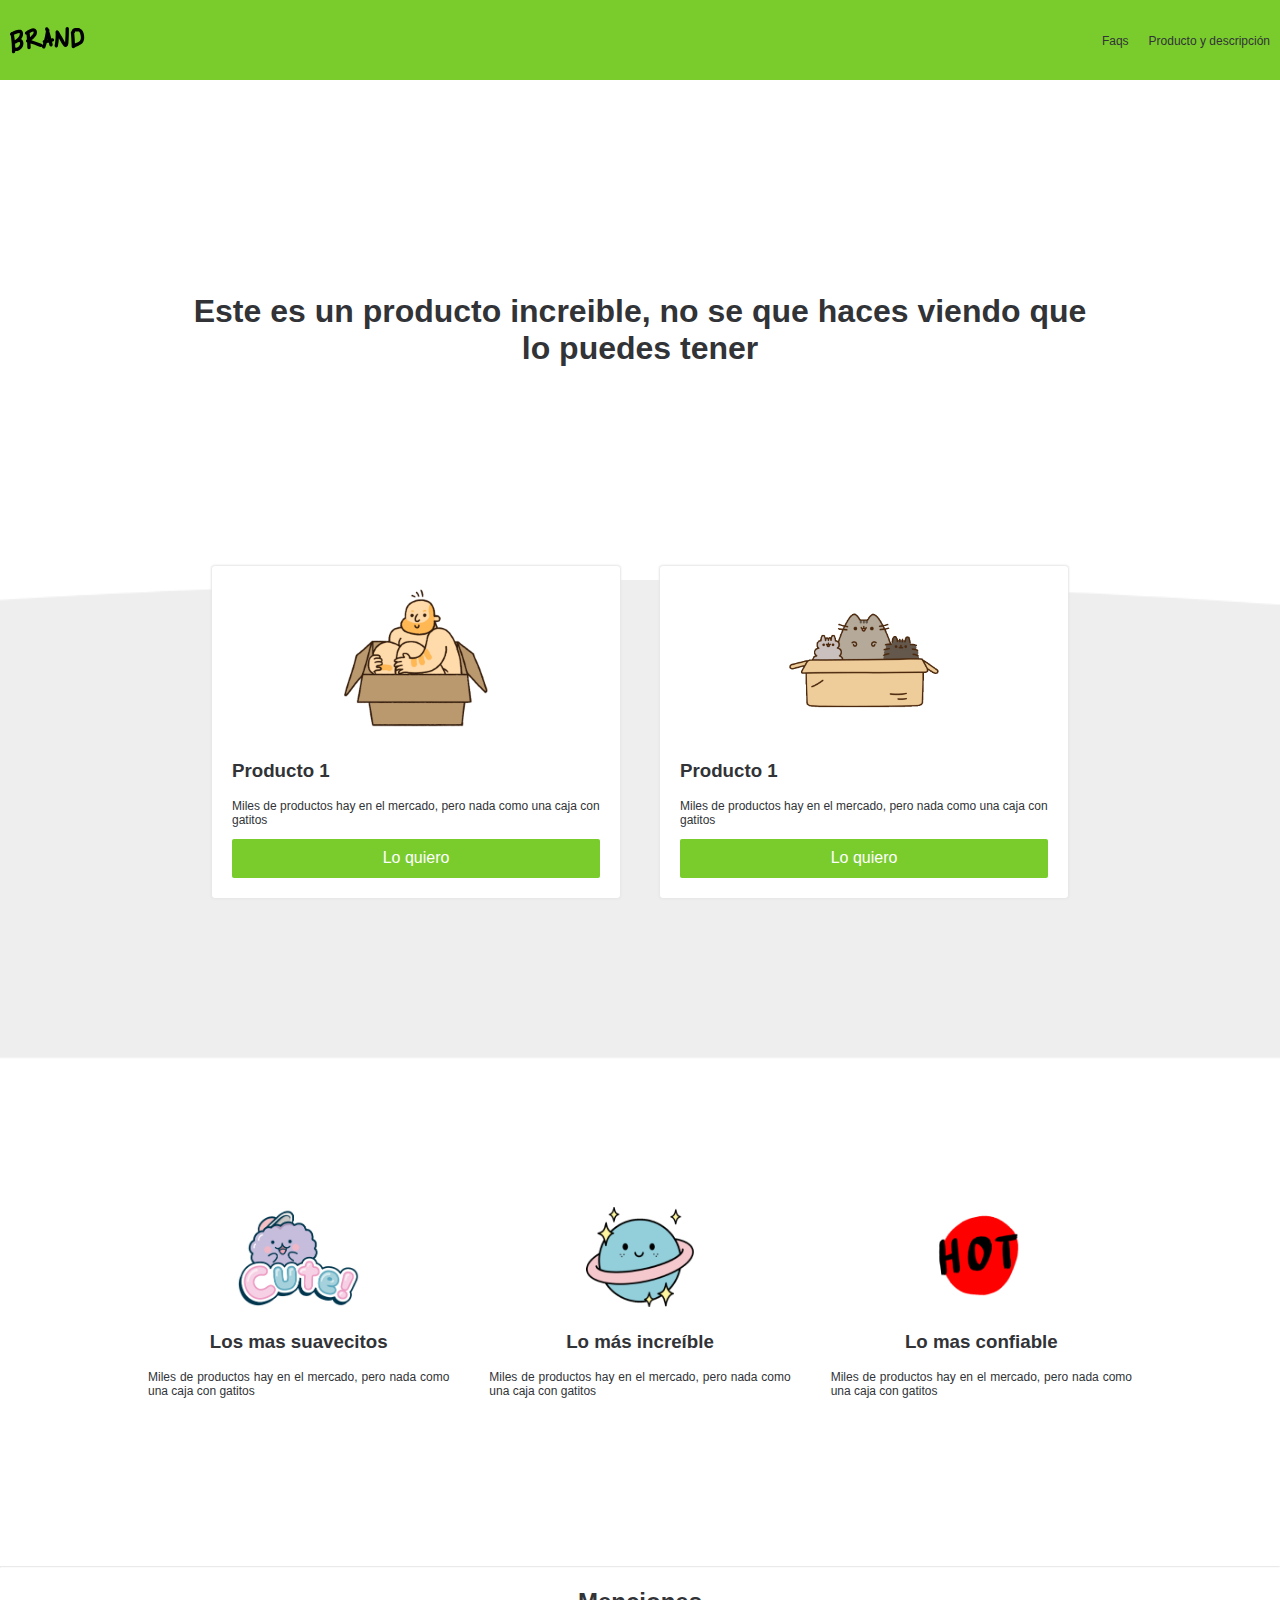
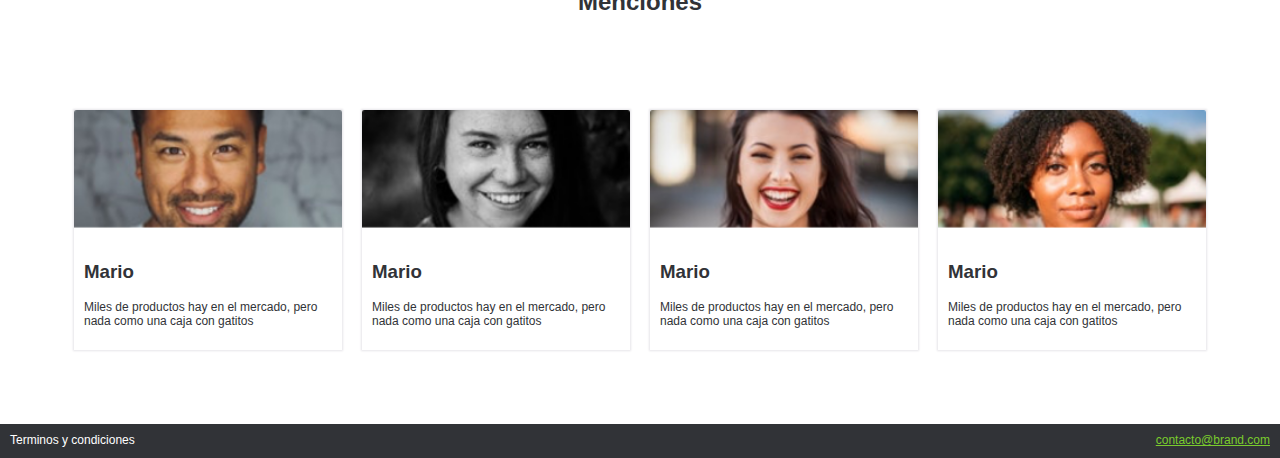
<file: index.html>
<!DOCTYPE html>
<html lang="en">
  <head>
    <meta charset="utf-8">
    <meta name="description" content="Este es un sitio de producto genial">
    <link rel="stylesheet" href="./css/animation.css">
    <link rel="stylesheet" href="./css/normalize.css">
    <link rel="stylesheet" href="./css/estilos.css">
    <link rel="stylesheet" href="./css/mobile.css" media="(max-width: 600px)" >
    <title>BRAND📦</title>

  </head> <!-- Cierra head -->
  <body>
    <nav class="fadeInDown">
      <img src="images/logo.png" alt="">
      <ul>
        <li>
          <a href="#">Faqs</a></li>
        <li>
          <a href="#">Producto y descripción</a></li>
      </ul>
    </nav>
    <h1 class="main_section fadeIn">
      Este es un producto increible, no se que haces viendo que lo puedes tener
    </h1>
    <!-- Inicio productos -->
    <div class="products fadeInUp">
      <div class="product">
        <div class="content">
          <div class="image-product">
            <img src="images/box1.png" alt="">
          </div>
          <h3>Producto 1</h3>
          <p>Miles de productos hay en el mercado, pero nada como una caja con gatitos</p>
            <a href="./venta.html">
              <button class="main_btn">
                Lo quiero
              </button>
            </a>
        </div>
      </div>
      <div class="product">
        <div class="content">
          <div class="image-product">
            <img src="images/box2.png" alt="">
          </div>
          <h3>Producto 1</h3>
          <p>Miles de productos hay en el mercado, pero nada como una caja con gatitos</p>
          <a href="./venta.html">
            <button class="main_btn">
              Lo quiero
            </button>
        </a>
        </div>
      </div>
    </div>
    <!-- Fin productos -->
    <!-- Inicia beneficios -->
    <div class="beneficios">
      <div class="beneficio">
        <div class="content_beneficio">
          <img src="images/b1.png" alt="">
          <h3>Los mas suavecitos</h3>
          <p class="text_beneficio">
            Miles de productos hay en el mercado, pero nada como una caja con gatitos
          </p>
        </div>
      </div>
      <div class="beneficio">
        <div class="content_beneficio">
          <img src="images/b2.png" alt="">
          <h3>Lo más increíble</h3>
          <p class="text_beneficio">
            Miles de productos hay en el mercado, pero nada como una caja con gatitos
          </p>
        </div>
      </div>
      <div class="beneficio">
        <div class="content_beneficio">
          <img src="images/b3.png" alt="">
          <h3>Lo mas confiable</h3>
          <p class="text_beneficio">
            Miles de productos hay en el mercado, pero nada como una caja con gatitos
          </p>
        </div>
      </div>
    </div>
    <!-- Fin beneficios -->
    <hr>
    <!-- Inicia menciones -->
    <h2 class="mention_title">Menciones</h2>
    <div class="mentions">
      <div class="mention">
        <div class="content_mention">
          <img src="images/p1.png" alt="">
          <div class="text">
            <h3>Mario</h3>
            <p>Miles de productos hay en el mercado, pero nada como una caja con gatitos</p>
          </div>
        </div>
      </div>
      <div class="mention">
        <div class="content_mention">
          <img src="images/p2.png" alt="">
          <div class="text">
            <h3>Mario</h3>
            <p>Miles de productos hay en el mercado, pero nada como una caja con gatitos</p>
          </div>
        </div>
      </div>
      <div class="mention">
        <div class="content_mention">
          <img src="images/p3.png" alt="">
          <div class="text">
            <h3>Mario</h3>
            <p>Miles de productos hay en el mercado, pero nada como una caja con gatitos</p>
          </div>
        </div>
      </div>
      <div class="mention">
        <div class="content_mention">
          <img src="images/p4.png" alt="">
          <div class="text">
            <h3>Mario</h3>
            <p>Miles de productos hay en el mercado, pero nada como una caja con gatitos</p>
          </div>
        </div>
      </div>
    </div>
    <!-- Fin de menciones -->
    <!-- Inicio de footer -->
    <footer>
      <div class="option">Terminos y condiciones</div>
      <div class="option contact"><a href="mailto:contacto@brand.com">contacto@brand.com</a></div>
    </footer>
    <!-- Fin de Footer -->

    <!-- Script -->
    <script src="scripts/script.js"></script>
  </body> <!-- Cierra body -->
</html> <!-- Cierra html -->
</file>
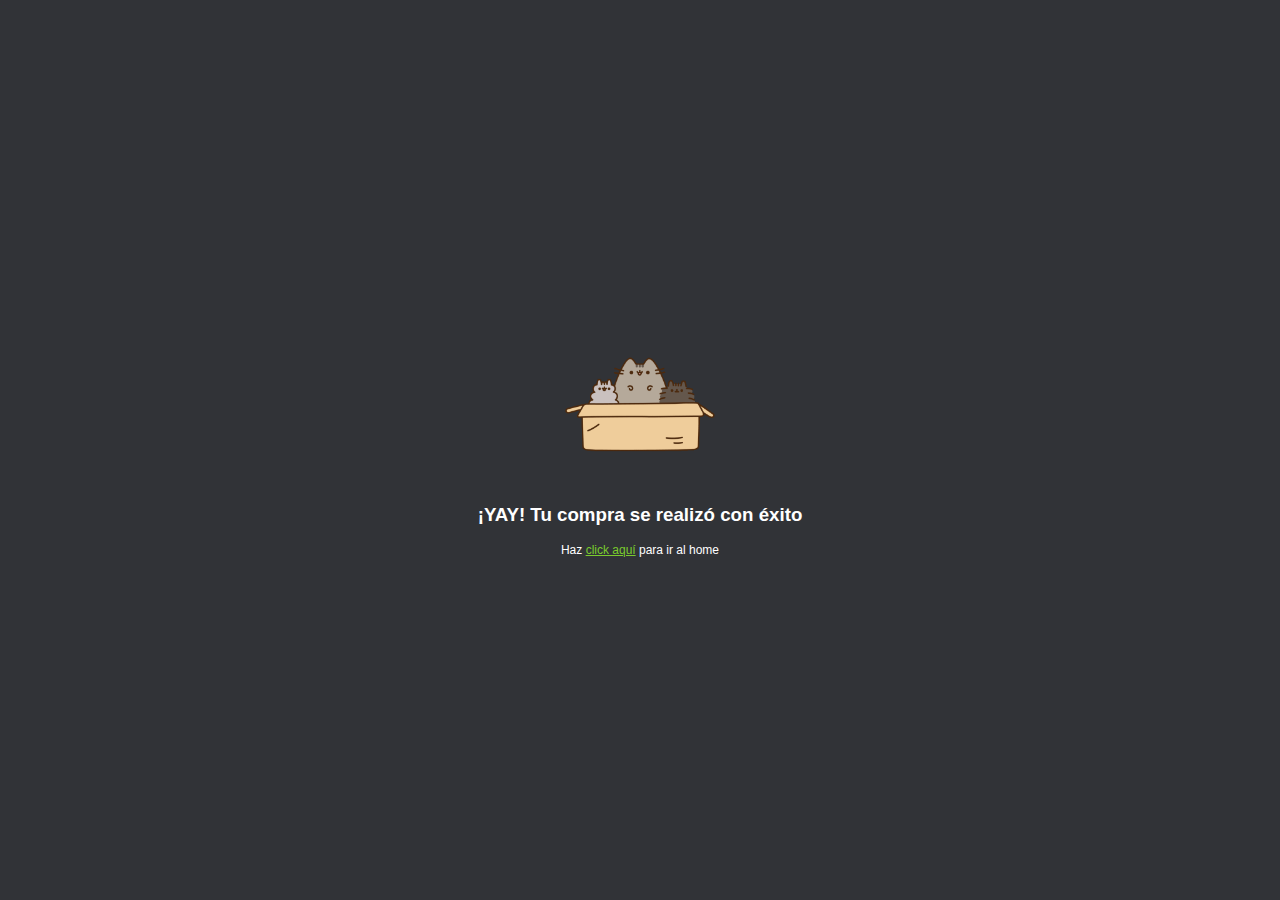
<file: exito.html>
<!DOCTYPE html>
<html lang="en">
<head>
    <meta charset="UTF-8">
    <meta http-equiv="X-UA-Compatible" content="IE=edge">
    <meta name="viewport" content="width=device-width, initial-scale=1.0">
    <link rel="stylesheet" href="./css/normalize.css">
    <link rel="stylesheet" href="./css/estilos.css">
    <link rel="stylesheet" href="./css/animation.css">
    <link rel="stylesheet" href="./css/paypal.css">
    <title>Exitos</title>
</head>
<body>
    <div class="content-paypal">
        <img src="./images/box2.png" alt="Caja de Gatitos">
        <h3>¡YAY! Tu compra se realizó con éxito</h3>
        <p>Haz <a href="./index.html">click aquí</a> para ir al home</p>
    </div>
</body>
</html>
</file>
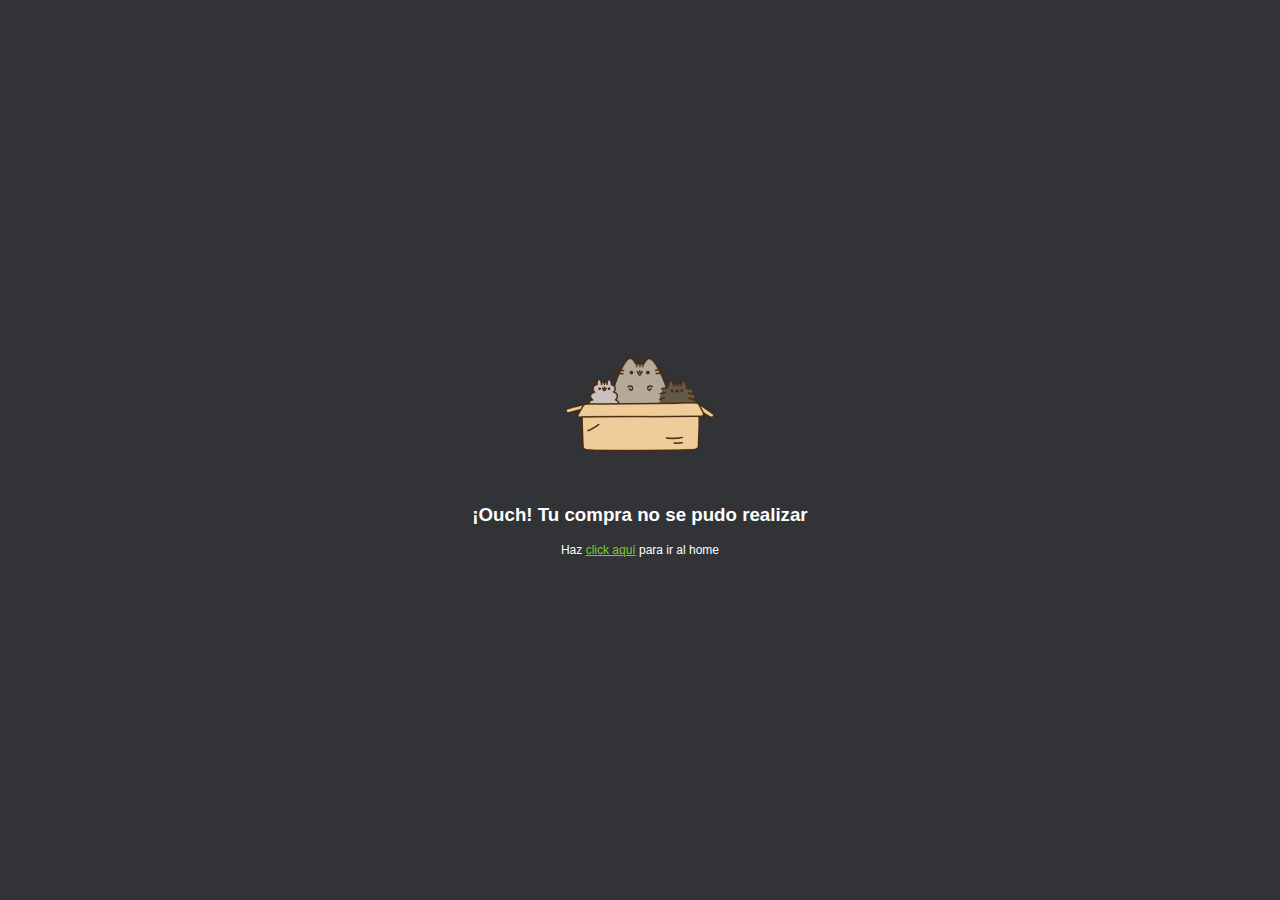
<file: falla.html>
<!DOCTYPE html>
<html lang="en">
<head>
    <meta charset="UTF-8">
    <meta http-equiv="X-UA-Compatible" content="IE=edge">
    <meta name="viewport" content="width=device-width, initial-scale=1.0">
    <link rel="stylesheet" href="./css/normalize.css">
    <link rel="stylesheet" href="./css/estilos.css">
    <link rel="stylesheet" href="./css/animation.css">
    <link rel="stylesheet" href="./css/paypal.css">
    <title>Exitos</title>
</head>
<body>
    <div class="content-paypal">
        <img src="./images/box2.png" alt="Caja de Gatitos">
        <h3>¡Ouch! Tu compra no se pudo realizar</h3>
        <p>Haz <a href="./index.html">click aquí</a> para ir al home</p>
    </div>
</body>
</html>
</file>
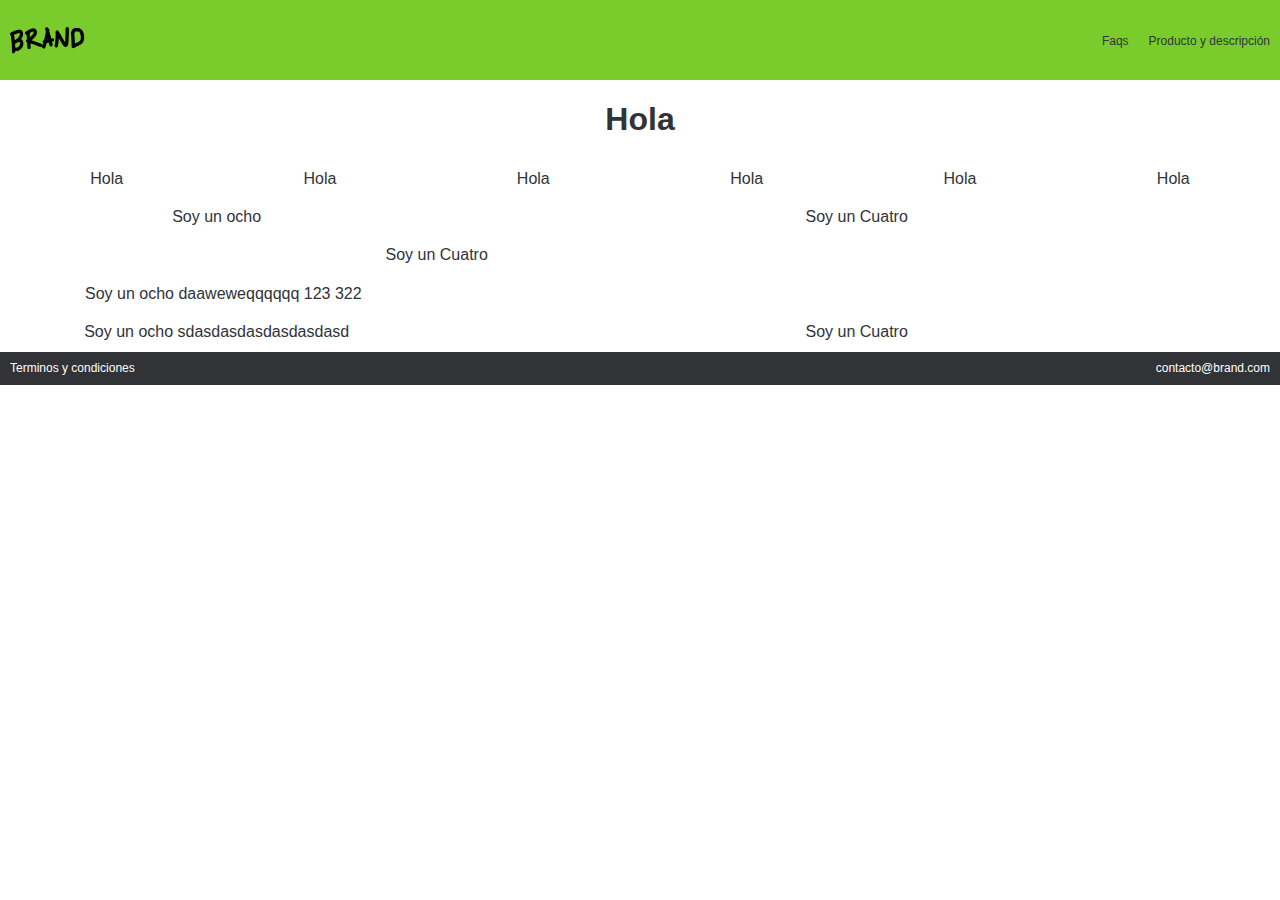
<file: producto.html>
<!DOCTYPE html>
<html lang="en">
  <head>
    <meta charset="utf-8">
    <meta name="description" content="Este es un sitio de producto genial">
    <link rel="stylesheet" href="/css/grid.css">
    <link rel="stylesheet" href="./css/animation.css">
    <link rel="stylesheet" href="./css/normalize.css">
    <link rel="stylesheet" href="./css/estilos.css">
    <link rel="stylesheet" href="./css/mobile.css" media="(max-width: 600px)" >
    <title>BRAND📦</title>

  </head> <!-- Cierra head -->
  <body>
    <nav class="fadeInDown">
      <img src="images/logo.png" alt="">
      <ul>
        <li>
          <a href="#">Faqs</a></li>
        <li>
          <a href="#">Producto y descripción</a></li>
      </ul>
    </nav>

    <d class="container">
      <h1>Hola</h1>
      <div class="row">
        <div class="col-2">Hola</div>
        <div class="col-2">Hola</div>
        <div class="col-2">Hola</div>
        <div class="col-2">Hola</div>
        <div class="col-2">Hola</div>
        <div class="col-2">Hola</div>
      </div>

      <div class="row">
          <div class="col-4">Soy un ocho</div>
          <div class="col-8">Soy un Cuatro</div>
      </div>
      <div class="row"></div>
          <div class="col-8">Soy un Cuatro</div>
          <div class="col-4">Soy un ocho daaweweqqqqqq 123 322</div>
      </div>

      <div class="row">
          <div class="col-4">Soy un ocho sdasdasdasdasdasdasd</div>
          <div class="col-8">Soy un Cuatro</div>
      </div>

    </div>
    <!-- Fin de menciones -->
    <!-- Inicio de footer -->
    <footer>
      <div class="option">Terminos y condiciones</div>
      <div class="option">contacto@brand.com</div>
    </footer>
    <!-- Fin de Footer -->

    <!-- Script -->
    <script src="scripts/script.js"></script>
  </body> <!-- Cierra body -->
</html> <!-- Cierra html -->
</file>
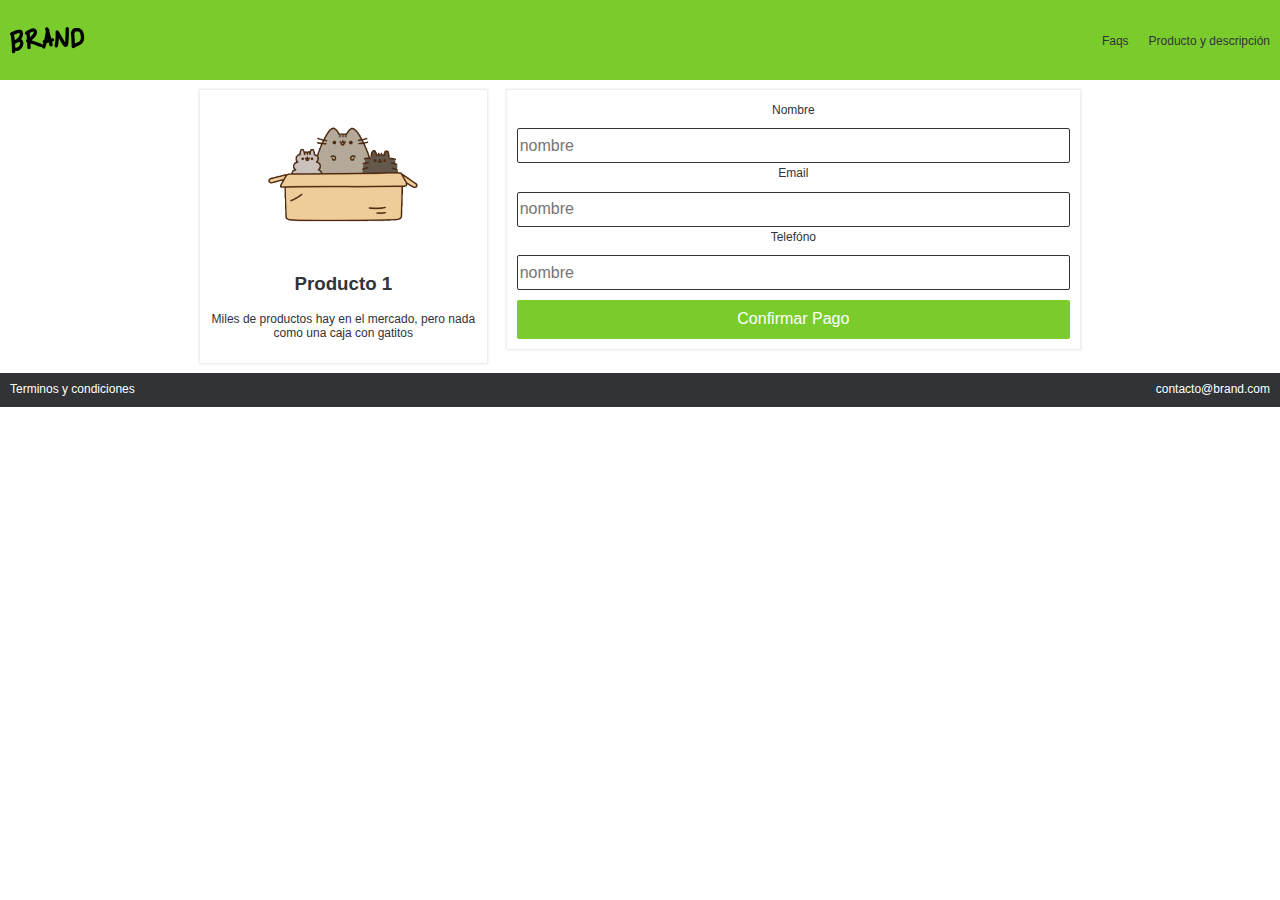
<file: venta.html>
<!DOCTYPE html>
<html lang="en">
  <head>
    <meta charset="utf-8">
    <meta name="description" content="Este es un sitio de producto genial">
    <link rel="stylesheet" href="/css/grid.css">
    <link rel="stylesheet" href="./css/animation.css">
    <link rel="stylesheet" href="./css/normalize.css">
    <link rel="stylesheet" href="./css/estilos.css">
    <link rel="stylesheet" href="./css/mobile.css" media="(max-width: 600px)" >
    <title>BRAND📦</title>

  </head> <!-- Cierra head -->
  <body>
    <nav class="fadeInDown">
      <img src="images/logo.png" alt="">
      <ul>
        <li>
          <a href="#">Faqs</a></li>
        <li>
          <a href="#">Producto y descripción</a></li>
      </ul>
    </nav>

    <!-- Empieza Formulario Venta -->
    <div class="container">
      <div class="row">
        <div class="col-4">
          <div class="modulo-pago">
            <div class="modulo-pago-images">
              <img src="./images/box2.png" alt="">
            </div>
            <h3>Producto 1</h3>
            <p>Miles de productos hay en el mercado, pero nada como una caja con gatitos</p>
          </div>
        </div>
        <div class="col-8">
          <div class="modulo-pago">
            <form action="https://www.paypal.com/cgi-bin/webscr?cmd=_s-xclick&hosted_button_id=7PLJ9WSQGU2Z4" method="POST">
              <input type="hidden" name="first_name" value="John">
							<input type="hidden" name="night_phone_a" value="610">
  						<input type="hidden" name="mail" value="jdoe@zyzzyu.com">
              <label for="name">Nombre</label>
              <br>
              <input type="text" placeholder="nombre" name="name" class="data" required>
              <br>
              <label for="email">Email</label>
              <br>
              <input type="text" placeholder="nombre" name="email" class="data" required>
              <br>
              <label for="phone">Telefóno</label>
              <br>
              <input type="text" placeholder="nombre" name="phone" class="data" required>
              <input type="submit" class="main_btn" name="submit" value="Confirmar Pago">
            <!-- SACADO DE APUNTES -->
<!--               <input type="hidden" name="first_name" value="John">
							<input type="hidden" name="night_phone_a" value="610">
  							<input type="hidden" name="mail" value="jdoe@zyzzyu.com">
							<label for="nombre">Nombre</label>
							<br>
							<input type="text" placeholder="hola" id="name" name="first_name" class="data">
							<br>
							<label for="mail">Mail</label>
							<br>
							<input type="email" placeholder="example@correo.com" id="mail" name="email" class="data">
							<br>
							<label for="phone">phone</label>
							<br>
							<input type="number" id="phone" name="night_phone_a" maxlength="10" class="data">
							<br>
							<input type="submit" class="main_button" name="submit" value="¡Quiero mi gatito!"> -->

              <!-- SACADO DE LA CLASE -->
              <input type="hidden" name="cmd" >
            </form>
          </div>
        </div>
      </div>
    </div>
    <!-- Fin de Formulario Venta -->
    
    <!-- Inicio de footer -->
    <footer>
      <div class="option">Terminos y condiciones</div>
      <div class="option">contacto@brand.com</div>
    </footer>
    <!-- Fin de Footer -->

    <!-- Script -->
    <script src="scripts/script.js"></script>
  </body> <!-- Cierra body -->
</html> <!-- Cierra html -->
</file>
<file: css/estilos.css>
/*
#  ·················
#  ··_______________
#  ·/·___/·___/·___/
#  /·/__(__··|__··)·
#  \___/____/____/··
#  ·················
*/

/*------ Variables */
:root{
  /*------ Colores */
  --green-color: #7ACC2D;
  --black-color: #313337;
  --white-color: white;
  /*------ Tipografía */
  --normal:12px;
  /*------ Espaciado */
  --space:10px;
  --space-2:20px;
  /* ------- Sombras */
  --box: 0px 0 2px 1px #e6e5e9;
}

/* -------------------------------------------  */
html, body{
  margin:0;
  padding: 0;
  font-family: helvetica;
  color: var(--black-color);
}

p, label{
  font-size: var(--normal);
}

label {
  padding-bottom: 10px;
}

nav{
  display: flex;
  justify-content: space-between;
  align-items: center;
  width: 100%;
  padding: var(--space);
  min-height: 60px;
  background-color: var(--green-color);
}

nav a{
  text-decoration: none;
  color: var(--black-color);
  font-size: var(--normal);
}

nav a:hover{
  color: var(--white-color);
}

nav ul {
  display: flex;
}

nav ul li{
  padding-right: 20px;
  list-style: none;
}

hr{
  opacity: .2;
}

/* ------------------------------------------- MAIN SECTION */

.main_section{
  text-align: center;
  padding: 15%;
}

/* -------------------------------------------  PRODUCTOS */

.products{
  background-image: url("../images/curve.png");
  padding: 15%;
  background-position: center top;
  background-repeat: no-repeat;
  display: flex;
  height: 95px;
  background-size: cover;
  justify-content: center
}

.product{
  padding: 20px;
  margin-top: -226px;
}

.image-product{
  text-align: center;
}

.content{
  padding: 20px;
  background: var(--white-color);
  border-radius: 3px;
  box-shadow: 0px 0 2px 1px #e6e5e9;
}

.main_btn{
  padding: var(--space);
  background-color: var(--green-color);
  width: 100%;
  border: 0px;
  border-radius: 2px;
  cursor: pointer;
  color: var(--white-color);
}
.main_btn:hover{
  background-color: #63a426;
}

/* Beneficios */
.beneficios{
  padding: 10%;
  display: flex;
  justify-content: center
}

.beneficio{
  text-align: center;
  padding: 20px;
}

.beneficio img{
  max-height: 100px
}

.text_beneficio{
  text-align: justify;
}

/* Mentions */
.mentions{
  display: flex;
  padding: 5%;
}
.mention img{
  width: 100%;
}
h2.mention_title{
  text-align: center;
}
.mention{
  padding: var(--space);
}
.content_mention{
  box-shadow: 0px 0 2px 1px #e6e5e9;
}
.mention .text{
  padding: var(--space);
}

/* * ----------------------------------------- Venta  */
.modulo-pago {
  background-color: var(--white-color);
  box-shadow: var(--box);
  padding: var(--space);
}

.modulo-pago-images {
  max-width: 150px;
  text-align: left;
  margin: auto;
}

.data {
  margin-top: var(--space);
  width: 100%;
  height: 35px;
  border-radius: 2px;
  border: 1px solid var(--black-color);
  box-sizing: border-box;

}

.modulo-pago .main_btn {
  margin-top: 10px;
}

/* ------------------------------------------- Footer */
footer{
  display: flex;
  justify-content: space-between;
  font-size: var(--normal);
  background-color: var(--black-color);
  padding: var(--space);
  color: var(--white-color);
}

.contact a{
  color: var(--green-color);
}
</file>
<file: css/mobile.css>
.products{
    display: inherit;
    height: auto;
  }
  .product{
    margin-top: auto;
  }
  .main_section{
    padding: 4%;
  }
  .beneficios, .mentions{
    display: inherit;
  } 


  body {
    background: yellow;
  }
</file>
<file: css/paypal.css>
body {
    background-color: var(--black-color);
    text-align: center;
    color: var(--white-color);
    display: flex;
    justify-content: center;
    align-items: center;
    height: 100vh;
}

.content-paypal a{
    color: var(--green-color);
}
</file>
<file: css/grid.css>
.container {
    max-width: 900px;
    margin: auto;
    text-align: center; /* solo para h1 */
}

.row {
    display: flex;
}

.col-1{
    width: 8.333333333333333%;
}

.col-2{
    width: 16.66666666666667%;
}

.col-3{
    width: 24.99999999999998%;
}

.col-4{
    width: 33.33333333333332%;
}

.col-5{
    width: 41,66666666666665%;
}

.col-6{
    width: 49.99999999999998%;
}

.col-7{
    width: 58.33333333333331%;
}

.col-8{
    width: 66.66666666666664%;
}

.col-9{
    width: 74.99999999999997%;
}

.col-10{
    width: 83.3333333333333%;
}

.col-11{
    width: 91.66666666666663%;
}

.col-12{
    width: 100%;
}

.col-1,.col-2,.col-3,.col-4,.col-5,.col-6,.col-7,.col-8,.col-9,.col-10,.col-11,.col-12{
    padding: 10px;
}

@media (max-width:900px) {
    .row{
        display: inherit;
    }

    .col-1,.col-2,.col-3,.col-4,.col-5,.col-6,.col-7,.col-8,.col-9,.col-10,.col-11,.col-12{
        width: 100%;
    }

}

/* container > row > column */
</file>
<file: css/animation.css>
/* daneden.github.io/animate.css */

.fadeIn{
    animation-duration: 4s;
    animation-fill-mode: both;
    animation-name: fadeIn;

    -webkit-animation-duration: 4s;
    -webkit-animation-fill-mode: both;
    -webkit-animation-name: fadeIn;
}

@keyframes fadeIn {
    from {
        opacity: 0;
    }
    to{
        opacity: 1;
    }
}

.fadeInDown{
    animation-duration: 1s;
    animation-fill-mode: both;
    animation-name: fadeInDown;

    -webkit-animation-duration: 4s;
    -webkit-animation-fill-mode: both;
    -webkit-animation-name: fadeInDown; 
}

@keyframes fadeInDown {
    from {
        opacity: 0;
        -webkit-transform: translate3d(0,-100%,0);
        transform: translate3d(0,-100%,0);
    }
    to {
        opacity: 1;
        -webkit-transform: translate3d(0,0,0);
        transform: translate3d(0,0,0);
    }
}

.fadeInUp{
    animation-duration: 1s;
    animation-fill-mode: both;
    animation-name: fadeInUp;

    -webkit-animation-duration: 4s;
    -webkit-animation-fill-mode: both;
    -webkit-animation-name: fadeInUp; 
}

@keyframes fadeInUp {
    from {
        opacity: 0;
        -webkit-transform: translate3d(0,100%,0);
        transform: translate3d(0,100%,0);
    }
    to {
        opacity: 1;
        -webkit-transform: translate3d(0,0,0);
        transform: translate3d(0,0,0);
    }
}
</file>
